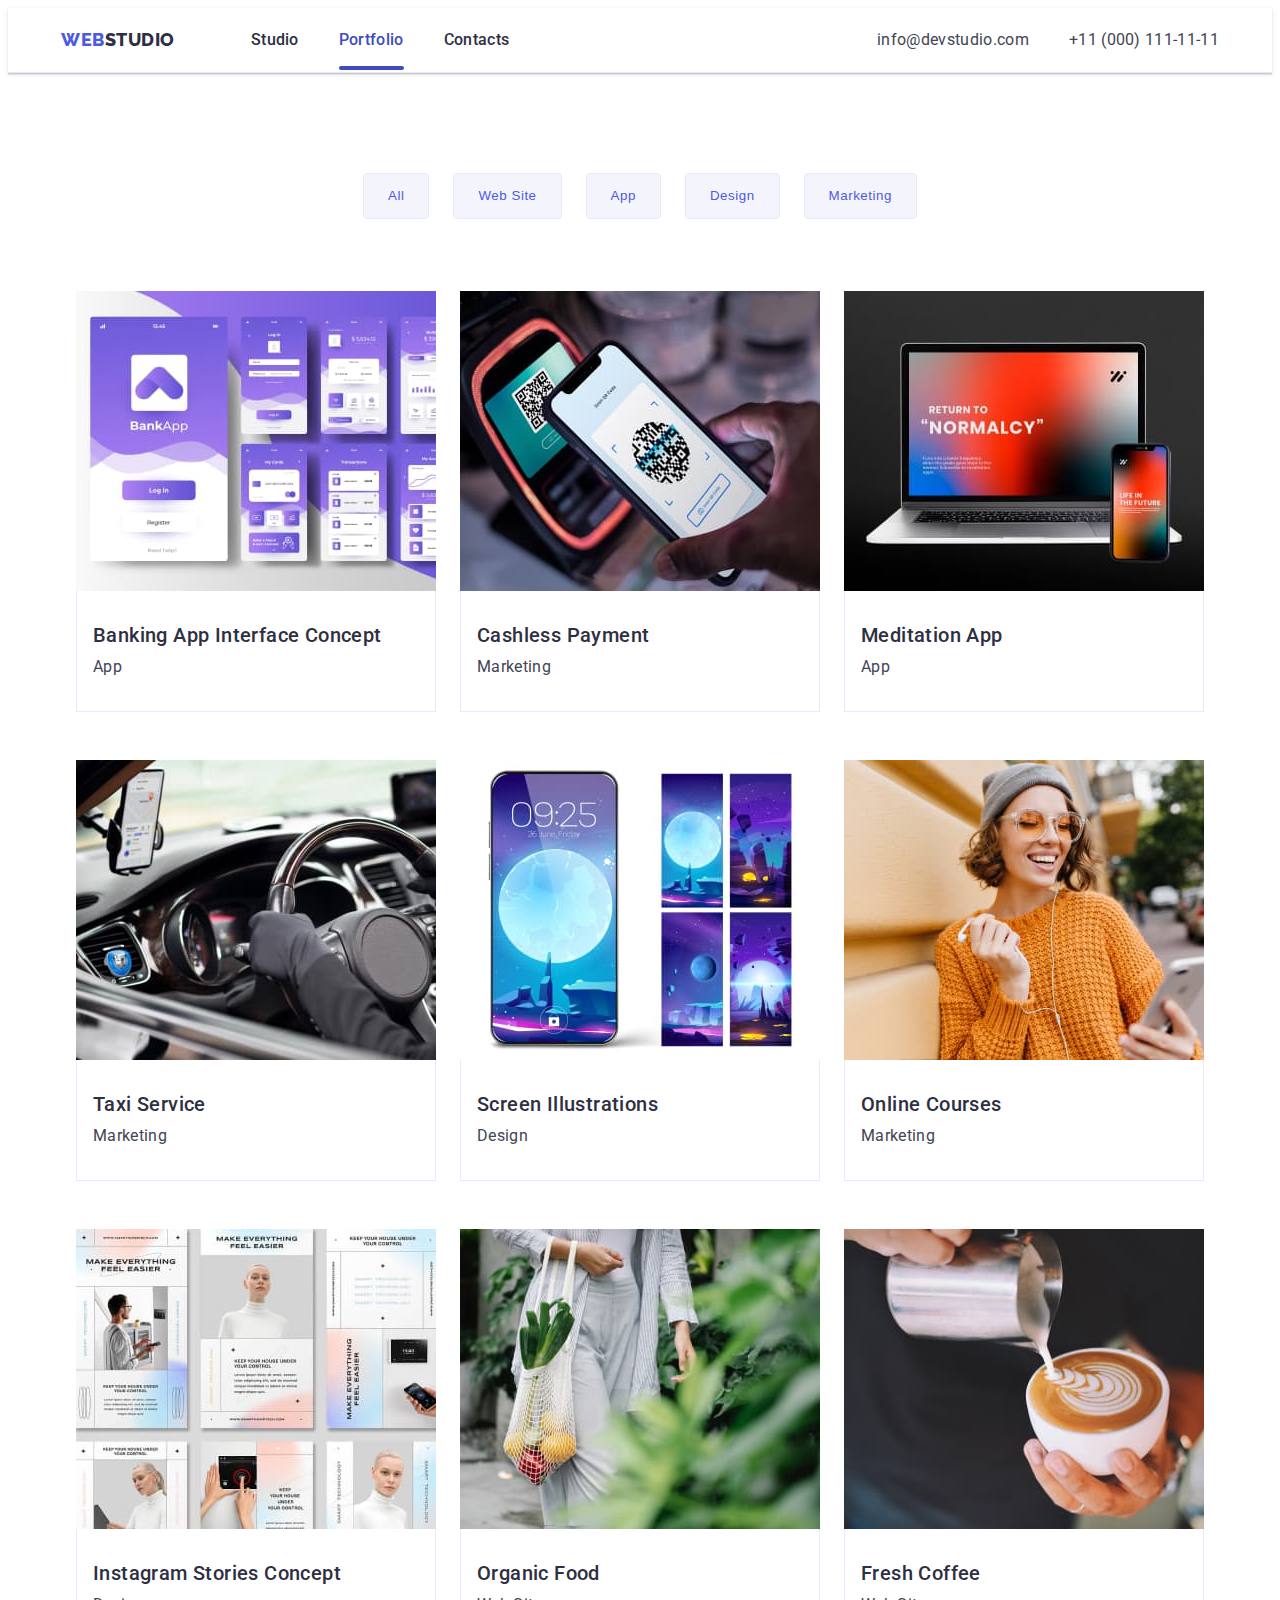
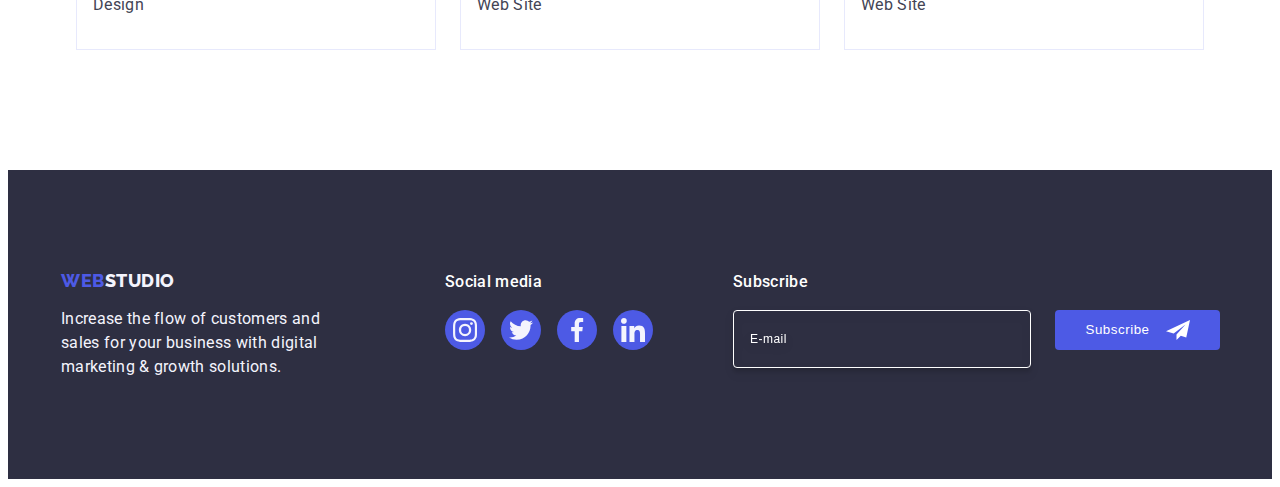
<file: portfolio.html>
<!DOCTYPE html>
<html lang="en">
  <head>
    <meta charset="UTF-8" />
    <meta name="viewport" content="width=device-width, initial-scale=1.0" />

    <!-- Google-fonts -->
    <link rel="preconnect" href="https://fonts.googleapis.com" />
    <link rel="preconnect" href="https://fonts.gstatic.com" crossorigin />
    <link
      href="https://fonts.googleapis.com/css2?family=Raleway:wght@800&family=Roboto:wght@400;500;700;900&display=swap"
      rel="stylesheet"
    />
    <!-- Нормалізатор -->
    <link
      rel="stylesheet"
      href="https://cdnjs.cloudflare.com/ajax/libs/modern-normalize/2.0.0/modern-normalize.min.css"
      integrity="sha512-4xo8blKMVCiXpTaLzQSLSw3KFOVPWhm/TRtuPVc4WG6kUgjH6J03IBuG7JZPkcWMxJ5huwaBpOpnwYElP/m6wg=="
      crossorigin="anonymous"
      referrerpolicy="no-referrer"
    />
    <link rel="stylesheet" href="./css/styles.css" />

    <title>Portfolio</title>
  </head>
  <body>
    <!-- Header -->
    <header class="header">
      <div class="container header-container">
        <a href="./index.html" class="logo link"
          >Web<span class="header-logo">Studio</span></a
        >
        <nav class="header-nav">
          <ul class="list header-menu">
            <li class="header-menu-item">
              <a href="./index.html" class="header-menu-item header-link link"
                >Studio</a
              >
            </li>
            <li class="header-menu-item">
              <a
                href="./portfolio.html"
                class="header-menu-item header-link link current"
                >Portfolio</a
              >
            </li>
            <li class="header-menu-item">
              <a href="" class="header-menu-item header-link link">Contacts</a>
            </li>
          </ul>
        </nav>
        <address class="header-address">
          <ul class="list header-contacts">
            <li class="header-contacts-item">
              <a href="mailto:info@devstudio.com" class="header-link link"
                >info@devstudio.com</a
              >
            </li>
            <li class="header-contacts-item">
              <a href="tel:+110001111111" class="header-link link"
                >+11 (000) 111-11-11</a
              >
            </li>
          </ul>
        </address>
        <button
          type="button"
          class="menu-open-btn menu-toggle js-open-menu"
          aria-expanded="false"
          aria-controls="mobile-menu"
        >
          <svg class="menu-icon" width="32" height="22">
            <use href="./images/icons.svg#icon-menu"></use>
          </svg>
        </button>
      </div>

      <!-- Mobile menu -->

      <div class="mob-menu-window js-menu-container" id="mobile-menu">
        <div>
          <button
            type="button"
            class="menu-close-btn menu-toggle js-close-menu"
          >
            <svg class="menu-close-icon" width="8" height="8">
              <use href="./images/icons.svg#icon-close"></use>
            </svg>
          </button>
          <nav class="mob-nav">
            <ul class="list mob-menu">
              <li class="mob-menu-item">
                <a href="./index.html" class="mob-menu-item mob-link link"
                  >Studio</a
                >
              </li>
              <li class="mob-menu-item">
                <a href="./portfolio.html" class="mob-menu-item mob-link link"
                  >Portfolio</a
                >
              </li>
              <li class="mob-menu-item">
                <a href="" class="mob-menu-item mob-link link current-mob"
                  >Contacts</a
                >
              </li>
            </ul>
          </nav>
        </div>
        <div>
          <address class="mob-address">
            <ul class="list mob-contacts">
              <li class="mob-contacts-item">
                <a href="tel:+110001111111" class="mob-link link mob-phone"
                  >+11 (000) 111-11-11</a
                >
              </li>
              <li class="mob-contacts-item">
                <a href="mailto:info@devstudio.com" class="mob-link link"
                  >info@devstudio.com</a
                >
              </li>
            </ul>
          </address>
          <ul class="mob-menu-socials-list list">
            <li class="mob-menu-socials-item">
              <a
                href=""
                class="link mob-menu-socials-link team-contacts-link"
                aria-label="instagram"
                target="_blank"
                rel="noopener noreferrer"
              >
                <svg class="mob-menu-socials-icon" width="24" height="24">
                  <use href="./images/icons.svg#icon-instagram"></use>
                </svg>
              </a>
            </li>
            <li class="mob-menu-socials-item">
              <a
                href=""
                class="link mob-menu-socials-link team-contacts-link"
                aria-label="twitter"
                target="_blank"
                rel="noopener noreferrer"
              >
                <svg class="mob-menu-socials-icon" width="24" height="24">
                  <use href="./images/icons.svg#icon-twitter"></use>
                </svg>
              </a>
            </li>
            <li class="mob-menu-socials-item">
              <a
                href=""
                class="link mob-menu-socials-link team-contacts-link"
                aria-label="facebook"
                target="_blank"
                rel="noopener noreferrer"
              >
                <svg class="mob-menu-socials-icon" width="24" height="24">
                  <use href="./images/icons.svg#icon-facebook"></use>
                </svg>
              </a>
            </li>
            <li class="mob-menu-socials-item">
              <a
                href=""
                class="link mob-menu-socials-link team-contacts-link"
                aria-label="linkedin"
                target="_blank"
                rel="noopener noreferrer"
              >
                <svg class="mob-menu-socials-icon" width="24" height="24">
                  <use href="./images/icons.svg#icon-linkedin"></use>
                </svg>
              </a>
            </li>
          </ul>
        </div>
      </div>
    </header>
    <!-- Main -->
    <main>
      <section class="section portfolio">
        <div class="container">
          <h1 class="portfolio-main-title visually-hidden">Our projects</h1>
          <!-- Filters -->
          <ul class="list portfolio-filter-list">
            <li class="filter-list-item">
              <button type="button" class="button portfolio-filter-btn">
                All
              </button>
            </li>
            <li class="filter-list-item">
              <button type="button" class="button portfolio-filter-btn">
                Web Site
              </button>
            </li>
            <li class="filter-list-item">
              <button type="button" class="button portfolio-filter-btn">
                App
              </button>
            </li>
            <li class="filter-list-item">
              <button type="button" class="button portfolio-filter-btn">
                Design
              </button>
            </li>
            <li class="filter-list-item">
              <button type="button" class="button portfolio-filter-btn">
                Marketing
              </button>
            </li>
          </ul>
          <!-- Projects -->
          <ul class="list portfolio-projects-list">
            <li class="projects-list-item card">
              <a href="" class="link portfolio-link">
                <div class="portfolio-overlay-box">
                  <picture>
                    <source
                      media="(max-width: 767px)"
                      srcset="
                        ./images/app1-mob.jpg    1x,
                        ./images/app1-mob-2x.jpg 2x
                      "
                    />
                    <source
                      media="(min-width: 768px) and (max-width: 1157px)"
                      srcset="
                        ./images/app1-tab.jpg    1x,
                        ./images/app1-tab-2x.jpg 2x
                      "
                    />
                    <source
                      media="(min-width: 1158px)"
                      srcset="./images/app1.jpg 1x, ./images/app1-2x.jpg 2x"
                    />
                    <img
                      class="portfolio-img"
                      src="./images/app1.jpg"
                      alt="banking app interface"
                      width="396"
                    />
                  </picture>
                  <p class="portfolio-overlay">
                    14 Stylish and User-Friendly App Design Concepts · Task
                    Manager App · Calorie Tracker App · Exotic Fruit Ecommerce
                    App · Cloud Storage App
                  </p>
                </div>
                <div class="card-content project-card-content">
                  <h2 class="portfolio-title subtitle card-title">
                    Banking App Interface Concept
                  </h2>
                  <p class="portfolio-text card-text">App</p>
                </div>
              </a>
            </li>
            <li class="projects-list-item card">
              <a href="" class="link portfolio-link">
                <div class="portfolio-overlay-box">
                  <picture>
                    <source
                      media="(max-width: 767px)"
                      srcset="
                        ./images/app2-mob.jpg    1x,
                        ./images/app2-mob-2x.jpg 2x
                      "
                    />
                    <source
                      media="(min-width: 768px) and (max-width: 1157px)"
                      srcset="
                        ./images/app2-tab.jpg    1x,
                        ./images/app2-tab-2x.jpg 2x
                      "
                    />
                    <source
                      media="(min-width: 1158px)"
                      srcset="./images/app2.jpg 1x, ./images/app2-2x.jpg 2x"
                    />
                    <img
                      class="portfolio-img"
                      src="./images/app2.jpg"
                      alt="someone pays cashless with phone"
                      width="396"
                    />
                  </picture>

                  <p class="portfolio-overlay">
                    14 Stylish and User-Friendly App Design Concepts · Task
                    Manager App · Calorie Tracker App · Exotic Fruit Ecommerce
                    App · Cloud Storage App
                  </p>
                </div>
                <div class="card-content project-card-content">
                  <h2 class="portfolio-title subtitle card-title">
                    Cashless Payment
                  </h2>
                  <p class="portfolio-text card-text">Marketing</p>
                </div>
              </a>
            </li>
            <li class="projects-list-item card">
              <a href="" class="link portfolio-link">
                <div class="portfolio-overlay-box">
                  <picture>
                    <source
                      media="(max-width: 767px)"
                      srcset="
                        ./images/app3-mob.jpg    1x,
                        ./images/app3-mob-2x.jpg 2x
                      "
                    />
                    <source
                      media="(min-width: 768px) and (max-width: 1157px)"
                      srcset="
                        ./images/app3-tab.jpg    1x,
                        ./images/app3-tab-2x.jpg 2x
                      "
                    />
                    <source
                      media="(min-width: 1158px)"
                      srcset="./images/app3.jpg 1x, ./images/app3-2x.jpg 2x"
                    />
                    <img
                      class="portfolio-img"
                      src="./images/app3.jpg"
                      alt="notebook and phone"
                      width="396"
                    />
                  </picture>
                  <p class="portfolio-overlay">
                    14 Stylish and User-Friendly App Design Concepts · Task
                    Manager App · Calorie Tracker App · Exotic Fruit Ecommerce
                    App · Cloud Storage App
                  </p>
                </div>
                <div class="card-content project-card-content">
                  <h2 class="portfolio-title subtitle card-title">
                    Meditation App
                  </h2>
                  <p class="portfolio-text card-text">App</p>
                </div>
              </a>
            </li>
            <li class="projects-list-item card">
              <a href="" class="link portfolio-link">
                <div class="portfolio-overlay-box">
                  <picture>
                    <source
                      media="(max-width: 767px)"
                      srcset="
                        ./images/app4-mob.jpg    1x,
                        ./images/app4-mob-2x.jpg 2x
                      "
                    />
                    <source
                      media="(min-width: 768px) and (max-width: 1157px)"
                      srcset="
                        ./images/app4-tab.jpg    1x,
                        ./images/app4-tab-2x.jpg 2x
                      "
                    />
                    <source
                      media="(min-width: 1158px)"
                      srcset="./images/app4.jpg 1x, ./images/app4-2x.jpg 2x"
                    />
                    <img
                      class="portfolio-img"
                      src="./images/app4.jpg"
                      alt="taxist holds steering wheel and watches app on phone"
                      width="396"
                    />
                  </picture>
                  <p class="portfolio-overlay">
                    14 Stylish and User-Friendly App Design Concepts · Task
                    Manager App · Calorie Tracker App · Exotic Fruit Ecommerce
                    App · Cloud Storage App
                  </p>
                </div>
                <div class="card-content project-card-content">
                  <h2 class="portfolio-title subtitle card-title">
                    Taxi Service
                  </h2>
                  <p class="portfolio-text card-text">Marketing</p>
                </div>
              </a>
            </li>
            <li class="projects-list-item card">
              <a href="" class="link portfolio-link">
                <div class="portfolio-overlay-box">
                  <picture>
                    <source
                      media="(max-width: 767px)"
                      srcset="
                        ./images/app5-mob.jpg    1x,
                        ./images/app5-mob-2x.jpg 2x
                      "
                    />
                    <source
                      media="(min-width: 768px) and (max-width: 1157px)"
                      srcset="
                        ./images/app5-tab.jpg    1x,
                        ./images/app5-tab-2x.jpg 2x
                      "
                    />
                    <source
                      media="(min-width: 1158px)"
                      srcset="./images/app5.jpg 1x, ./images/app5-2x.jpg 2x"
                    />
                    <img
                      class="portfolio-img"
                      src="./images/app5.jpg"
                      alt="different screen illustrations"
                      width="396"
                    />
                  </picture>
                  <p class="portfolio-overlay">
                    14 Stylish and User-Friendly App Design Concepts · Task
                    Manager App · Calorie Tracker App · Exotic Fruit Ecommerce
                    App · Cloud Storage App
                  </p>
                </div>
                <div class="card-content project-card-content">
                  <h2 class="portfolio-title subtitle card-title">
                    Screen Illustrations
                  </h2>
                  <p class="portfolio-text card-text">Design</p>
                </div>
              </a>
            </li>
            <li class="projects-list-item card">
              <a href="" class="link portfolio-link">
                <div class="portfolio-overlay-box">
                  <picture>
                    <source
                      media="(max-width: 767px)"
                      srcset="
                        ./images/app6-mob.jpg    1x,
                        ./images/app6-mob-2x.jpg 2x
                      "
                    />
                    <source
                      media="(min-width: 768px) and (max-width: 1157px)"
                      srcset="
                        ./images/app6-tab.jpg    1x,
                        ./images/app6-tab-2x.jpg 2x
                      "
                    />
                    <source
                      media="(min-width: 1158px)"
                      srcset="./images/app6.jpg 1x, ./images/app6-2x.jpg 2x"
                    />
                    <img
                      class="portfolio-img"
                      src="./images/app6.jpg"
                      alt="girl is watching on the phone"
                      width="396"
                    />
                  </picture>
                  <p class="portfolio-overlay">
                    14 Stylish and User-Friendly App Design Concepts · Task
                    Manager App · Calorie Tracker App · Exotic Fruit Ecommerce
                    App · Cloud Storage App
                  </p>
                </div>
                <div class="card-content project-card-content">
                  <h2 class="portfolio-title subtitle card-title">
                    Online Courses
                  </h2>
                  <p class="portfolio-text card-text">Marketing</p>
                </div>
              </a>
            </li>
            <li class="projects-list-item card">
              <a href="" class="link portfolio-link">
                <div class="portfolio-overlay-box">
                  <picture>
                    <source
                      media="(max-width: 767px)"
                      srcset="
                        ./images/app7-mob.jpg    1x,
                        ./images/app7-mob-2x.jpg 2x
                      "
                    />
                    <source
                      media="(min-width: 768px) and (max-width: 1157px)"
                      srcset="
                        ./images/app7-tab.jpg    1x,
                        ./images/app7-tab-2x.jpg 2x
                      "
                    />
                    <source
                      media="(min-width: 1158px)"
                      srcset="./images/app7.jpg 1x, ./images/app7-2x.jpg 2x"
                    />
                    <img
                      class="portfolio-img"
                      src="./images/app7.jpg"
                      alt="differect pictures of instagram stories"
                      width="396"
                    />
                  </picture>
                  <p class="portfolio-overlay">
                    14 Stylish and User-Friendly App Design Concepts · Task
                    Manager App · Calorie Tracker App · Exotic Fruit Ecommerce
                    App · Cloud Storage App
                  </p>
                </div>
                <div class="card-content project-card-content">
                  <h2 class="portfolio-title subtitle card-title">
                    Instagram Stories Concept
                  </h2>
                  <p class="portfolio-text card-text">Design</p>
                </div></a
              >
            </li>
            <li class="projects-list-item card">
              <a href="" class="link portfolio-link">
                <div class="portfolio-overlay-box">
                  <picture>
                    <source
                      media="(max-width: 767px)"
                      srcset="
                        ./images/app8-mob.jpg    1x,
                        ./images/app8-mob-2x.jpg 2x
                      "
                    />
                    <source
                      media="(min-width: 768px) and (max-width: 1157px)"
                      srcset="
                        ./images/app8-tab.jpg    1x,
                        ./images/app8-tab-2x.jpg 2x
                      "
                    />
                    <source
                      media="(min-width: 1158px)"
                      srcset="./images/app8.jpg 1x, ./images/app8-2x.jpg 2x"
                    />
                    <img
                      class="portfolio-img"
                      src="./images/app8.jpg"
                      alt="woman holds bag with vegitables"
                      width="396"
                    />
                  </picture>
                  <p class="portfolio-overlay">
                    14 Stylish and User-Friendly App Design Concepts · Task
                    Manager App · Calorie Tracker App · Exotic Fruit Ecommerce
                    App · Cloud Storage App
                  </p>
                </div>
                <div class="card-content project-card-content">
                  <h2 class="portfolio-title subtitle card-title">
                    Organic Food
                  </h2>
                  <p class="portfolio-text card-text">Web Site</p>
                </div>
              </a>
            </li>
            <li class="projects-list-item card">
              <a href="" class="link portfolio-link">
                <div class="portfolio-overlay-box">
                  <picture>
                    <source
                      media="(max-width: 767px)"
                      srcset="
                        ./images/app9-mob.jpg    1x,
                        ./images/app9-mob-2x.jpg 2x
                      "
                    />
                    <source
                      media="(min-width: 768px) and (max-width: 1157px)"
                      srcset="
                        ./images/app9-tab.jpg    1x,
                        ./images/app9-tab-2x.jpg 2x
                      "
                    />
                    <source
                      media="(min-width: 1158px)"
                      srcset="./images/app9.jpg 1x, ./images/app9-2x.jpg 2x"
                    />
                    <img
                      class="portfolio-img"
                      src="./images/app9.jpg"
                      alt="pouring milk into cup of coffee"
                      width="396"
                    />
                  </picture>
                  <p class="portfolio-overlay">
                    14 Stylish and User-Friendly App Design Concepts · Task
                    Manager App · Calorie Tracker App · Exotic Fruit Ecommerce
                    App · Cloud Storage App
                  </p>
                </div>
                <div class="card-content project-card-content">
                  <h2 class="portfolio-title subtitle card-title">
                    Fresh Coffee
                  </h2>
                  <p class="portfolio-text card-text">Web Site</p>
                </div>
              </a>
            </li>
          </ul>
        </div>
      </section>
    </main>
    <!-- Footer -->
    <footer class="footer">
      <div class="container">
        <div class="footer-logo-section">
          <a href="./index.html" class="logo link footer-link"
            >Web<span class="footer-logo">Studio</span></a
          >
          <p class="footer-text">
            Increase the flow of customers and sales for your business with
            digital marketing & growth solutions.
          </p>
        </div>
        <div class="footer-socials-section">
          <p class="footer-socials-title">Social media</p>
          <ul class="footer-socials-list list">
            <li class="footer-socials-item">
              <a
                href=""
                class="link footer-socials-link team-contacts-link"
                aria-label="instagram"
                target="_blank"
                rel="noopener noreferrer"
              >
                <svg class="footer-socials-icon" width="24" height="24">
                  <use href="./images/icons.svg#icon-instagram"></use>
                </svg>
              </a>
            </li>
            <li class="footer-socials-item">
              <a
                href=""
                class="link footer-socials-link team-contacts-link"
                aria-label="twitter"
                target="_blank"
                rel="noopener noreferrer"
              >
                <svg class="footer-socials-icon" width="24" height="24">
                  <use href="./images/icons.svg#icon-twitter"></use>
                </svg>
              </a>
            </li>
            <li class="footer-socials-item">
              <a
                href=""
                class="link footer-socials-link team-contacts-link"
                aria-label="facebook"
                target="_blank"
                rel="noopener noreferrer"
              >
                <svg class="footer-socials-icon" width="24" height="24">
                  <use href="./images/icons.svg#icon-facebook"></use>
                </svg>
              </a>
            </li>
            <li class="footer-socials-item">
              <a
                href=""
                class="link footer-socials-link team-contacts-link"
                aria-label="linkedin"
                target="_blank"
                rel="noopener noreferrer"
              >
                <svg class="footer-socials-icon" width="24" height="24">
                  <use href="./images/icons.svg#icon-linkedin"></use>
                </svg>
              </a>
            </li>
          </ul>
        </div>
        <div class="footer-input-section">
          <p class="footer-socials-title">Subscribe</p>
          <form class="footer-subscribe-form">
            <label aria-label="user-email-input" class="footer-form-label">
              <input
                type="email"
                name="user-email"
                class="footer-input"
                placeholder="E-mail"
              />
            </label>
            <button type="submit" class="button footer-subscribe-btn">
              Subscribe
              <svg class="footer-btn-icon" width="24" height="24">
                <use href="./images/icons.svg#icon-telegram"></use>
              </svg>
            </button>
          </form>
        </div>
      </div>
    </footer>
  </body>
</html>
</file>
<file: css/styles.css>
:root {
  --primary-brand-color: #4d5ae5;
  --ocean-color: #404bbf;

  --primary-text-color: #434455;
  --navyblue-color: #2e2f42;
  --lightslate-color: #8e8f99;

  --white: #ffffff;
  --success-color: #31d0aa;
  --cornflower-color: #e7e9fc;
  --cloud-color: #f4f4fd;

  --modal-overlay-color: rgba(46, 47, 66, 0.4);
  --hero-bg-color: rgba(46, 47, 66, 0.7);
  --modal-bg-color: #fcfcfc;
}
body {
  font-family: 'Roboto', sans-serif;
  color: var(--primary-text-color);
  font-size: 16px;
  background-color: var(--white);
  line-height: 1.5;
  letter-spacing: 0.02em;
}
h1,
h2,
h3,
h4,
h5,
h6 {
  color: var(--navyblue-color);
  letter-spacing: 0.02em;
}
h1,
h2,
h3,
h4,
h5,
h6,
p {
  margin-top: 0;
  margin-bottom: 0;
}
img {
  display: block;
  max-width: 100%;
  height: auto;
}
ul {
  margin-top: 0;
  margin-bottom: 0;
  padding-left: 0;
}
.container {
  max-width: 428px;
  padding-left: 16px;
  padding-right: 16px;
  margin-left: auto;
  margin-right: auto;
}

.secondary-title {
  text-align: center;
  font-size: 36px;
  line-height: 1.11;
  text-transform: capitalize;
  letter-spacing: 0.02em;
  margin-bottom: 72px;
}
.subtitle {
  font-size: 20px;
  line-height: 1.2;
  font-weight: 500;
  letter-spacing: 0.02em;
  margin-bottom: 8px;
  text-align: center;
}
.list {
  list-style: none;
}

.link {
  text-decoration: none;
  color: inherit;
  letter-spacing: 0.02em;
  transition: color 250ms cubic-bezier(0.4, 0, 0.2, 1);
}
/* Header */

.header {
  border-bottom: 1px solid var(--cornflower-color);
  background-color: var(--white);
  justify-content: space-between;
  align-items: center;
  box-shadow: 0px 2px 1px rgba(46, 47, 66, 0.08),
    0px 1px 1px rgba(46, 47, 66, 0.16), 0px 1px 6px rgba(46, 47, 66, 0.08);
}
.header-container {
  display: flex;
  align-items: center;
  justify-content: space-between;
  margin-left: auto;
  margin-right: auto;
  padding: 26px 16px 24px 16px;
}
.logo {
  font-size: 18px;
  font-family: 'Raleway', sans-serif;
  font-weight: 800;
  line-height: 1.17;
  letter-spacing: 0.03em;
  text-transform: uppercase;
  color: var(--primary-brand-color);
  margin-right: 76px;
}
.header-logo {
  color: var(--navyblue-color);
}
.menu-open-btn {
  border: none;
  background-color: transparent;
  color: var(--navyblue-color);
  cursor: pointer;
  transition: color 250ms cubic-bezier(0.4, 0, 0.2, 1);
}
@media screen and (min-width: 768px) {
  .menu-open-btn {
    display: none;
  }
}
.menu-icon {
  fill: var(--navyblue-color);
  stroke: var(--navyblue-color);
}
.menu-open-btn:hover .menu-icon,
.menu-open-btn:focus .menu-icon,
.menu-open-btn:active .menu-icon {
  fill: var(--ocean-color);
  stroke: var(--ocean-color);
}
.header-nav {
  display: flex;
  align-items: center;
  flex-grow: 1;
}

.header-menu,
.mob-menu {
  display: flex;
  gap: 40px;
}
.current {
  position: relative;
}
.header-link.current,
.mob-link.current-mob {
  color: var(--ocean-color);
}
.current::after {
  content: '';
  position: absolute;
  bottom: -1px;
  left: 0;
  width: 100%;
  height: 4px;
  border-radius: 2px;
  background: var(--ocean-color);
}
.header-contacts {
  display: flex;
  font-style: normal;
  gap: 40px;
}

.header-menu-item {
  color: var(--navyblue-color);
  font-weight: 500;
  padding: 20px 0;
}
.header-link:hover,
.header-link:focus,
.header-link:active,
.mob-link:hover,
.mob-link:focus,
.mob-link:active,
.team-contact-link:hover,
.team-contact-link:focus,
.team-contact-link:active {
  color: var(--ocean-color);
}

/*-------------- Mobile menu---------------------------- */

.mob-menu-window {
  position: fixed;
  top: 0;
  left: 0;
  width: 100vw;
  height: 100vh;
  z-index: 999;
  padding: 80px 35px 40px 40px;
  background-color: var(--white);
  box-shadow: 0px 1px 6px 0px rgba(46, 47, 66, 0.08),
    0px 1px 1px 0px rgba(46, 47, 66, 0.16),
    0px 2px 1px 0px rgba(46, 47, 66, 0.08);
  display: flex;
  flex-direction: column;
  justify-content: space-between;

  transform: translateX(100%);
  transition: transform 250ms cubic-bezier(0.4, 0, 0.2, 1);
}
.mob-menu-window.is-open {
  transform: translateX(0);
}
.mob-menu {
  flex-direction: column;
}
.mob-menu-item {
  color: var(--navyblue-color);
  padding: 0;
  font-size: 36px;
  font-weight: 700;
  line-height: 1.11;
}
.mob-phone {
  font-size: 36px;
  font-weight: 700;
  color: var(--primary-brand-color);
}
.mob-contacts-item {
  color: var(--primary-text-color);
  font-size: 20px;
  font-weight: 500;
  line-height: 1.2;
  letter-spacing: 0.02em;
}
.mob-contacts {
  display: flex;
  flex-direction: column;
  font-style: normal;
  gap: 40px;
  margin-bottom: 48px;
}
.mob-menu-socials-list {
  display: flex;
  justify-content: space-between;
}
@media screen and (min-width: 428px) {
  .mob-menu-socials-list {
    justify-content: flex-start;
    gap: 56px;
  }
}

/* -------------------Hero---------------------------------- */

.hero {
  background-image: linear-gradient(
      rgba(46, 47, 66, 0.7),
      rgba(46, 47, 66, 0.7)
    ),
    url(../images/hero-bg-mob.jpg);
  background-repeat: no-repeat;
  background-position: center;
  background-size: cover;
  padding-top: 112px;
  padding-bottom: 112px;
  max-width: 1440px;
  margin: 0 auto;
}
@media (min-device-pixel-ratio: 2),
  (min-resolution: 192dpi),
  (min-resolution: 2dppx) {
  .hero {
    background-image: linear-gradient(
        rgba(46, 47, 66, 0.7),
        rgba(46, 47, 66, 0.7)
      ),
      url(../images/hero-bg-mob-2x.jpg);
  }
}
.hero-title {
  color: var(--white);
  text-align: center;
  font-size: 36px;
  line-height: 1.11;
  letter-spacing: 0.02em;
  max-width: 320px;
  display: block;
  margin: 0 auto;
  margin-bottom: 72px;
}
.button {
  background-color: var(--primary-brand-color);
  color: var(--white);
  text-align: center;
  font-weight: 500;
  letter-spacing: 0.04em;
  line-height: 1.5;
  cursor: pointer;
  padding: 16px 32px;
  border-radius: 4px;
  display: block;
  margin: 0 auto;
  transition: background-color 250ms cubic-bezier(0.4, 0, 0.2, 1),
    color 250ms cubic-bezier(0.4, 0, 0.2, 1),
    box-shadow 250ms cubic-bezier(0.4, 0, 0.2, 1);
}
.hero-btn {
  min-width: 169px;
  height: 56px;
  border: none;
  transition: background-color 250ms cubic-bezier(0.4, 0, 0.2, 1);
}
.button:hover,
.button:focus,
.button:active {
  background-color: var(--ocean-color);
  box-shadow: 0px 2px 1px 0px rgba(46, 47, 66, 0.08),
    0px 1px 1px 0px rgba(46, 47, 66, 0.16),
    0px 1px 6px 0px rgba(46, 47, 66, 0.08);
}

/* ------------------Features section---------------------------*/

.visually-hidden {
  position: absolute;
  width: 1px;
  height: 1px;
  margin: -1px;
  border: 0;
  padding: 0;
  white-space: nowrap;
  clip-path: inset(100%);
  clip: rect(0 0 0 0);
  overflow: hidden;
}
.features {
  padding-top: 96px;
  padding-bottom: 96px;
  font-weight: 500;
}
.features-list {
  display: flex;
  flex-wrap: wrap;
  gap: 72px;
}
.features-list-item {
  width: 100%;
}
.features-icon-block {
  display: none;
  background-color: var(--cloud-color);
  border-radius: 4px;
  justify-content: center;
  align-items: center;
  padding-top: 24px;
  padding-bottom: 24px;
  margin-bottom: 8px;
}
.features-title {
  font-size: 36px;
  line-height: 1.11;
  font-weight: 700;
}
/*----------------- Work section---------------------------*/

.work {
  display: none;
  padding-bottom: 120px;
}
.work-list {
  display: flex;
  gap: 24px;
}
.work-list-item {
  border: 1px solid var(--cornflower-color);
  width: calc((100% - 48px) / 3);
}

/* -------------------Team section----------------------- */

.team {
  background-color: var(--cloud-color);
  padding: 96px 0;
}
.team-list {
  display: flex;
  flex-wrap: wrap;
  gap: 72px;
  align-items: center;
  justify-content: center;
}
.card {
  background-color: var(--white);
  text-align: center;
  border-radius: 0px 0px 4px 4px;
  max-width: 264px;
}
.card-content {
  padding: 32px 16px;
}
.card.team-list-item {
  box-shadow: 0px 2px 1px 0px rgba(46, 47, 66, 0.08),
    0px 1px 1px 0px rgba(46, 47, 66, 0.16),
    0px 1px 6px 0px rgba(46, 47, 66, 0.08);
}
.team-contacts {
  display: flex;
  justify-content: center;
  gap: 24px;
  margin-top: 8px;
}
.team-contacts-item {
  width: 40px;
  height: 40px;
}
.team-contacts-link {
  width: 100%;
  height: 100%;
  background-color: var(--primary-brand-color);
  display: flex;
  justify-content: center;
  align-items: center;
  border-radius: 50%;
  transition: background-color 250ms cubic-bezier(0.4, 0, 0.2, 1);
  color: var(--cloud-color);
}
.team-contacts-icon {
  fill: currentColor;
  width: 16px;
  height: 16px;
}
.team-contacts-link:is(:hover, :focus) {
  background-color: var(--ocean-color);
}

/*---------------------- Customers  section-------------------------------*/

.customers {
  padding-top: 96px;
  padding-bottom: 96px;
}
.customers-list {
  display: flex;
  flex-wrap: wrap;
  column-gap: 16px;
  row-gap: 72px;
}
.customers-list-item {
  width: calc((100% - 16px) / 2);
  height: 88px;
}
.customers-block-link {
  width: 100%;
  height: 100%;
  border-radius: 4px;
  border: 1px solid var(--lightslate-color);
  display: flex;
  justify-content: center;
  align-items: center;
  transition: border-color 250ms cubic-bezier(0.4, 0, 0.2, 1),
    color 250ms cubic-bezier(0.4, 0, 0.2, 1);
  color: var(--lightslate-color);
}
.customers-icon {
  fill: currentColor;
  transition: fill 250ms cubic-bezier(0.4, 0, 0.2, 1);
}
.customers-block-link:is(:hover, :focus) {
  border-color: var(--ocean-color);
  color: var(--ocean-color);
}
.customers-block-link:is(:hover, :focus) .customers-icon {
  color: var(--ocean-color);
}

/*--------------------------- Footer-------------------------------- */

.footer {
  background-color: var(--navyblue-color);
  padding: 96px 0;
}
.footer .container {
  display: flex;
  flex-wrap: wrap;
  gap: 72px;
  justify-content: center;
}
.footer-logo {
  color: var(--cloud-color);
}
.footer-link {
  display: block;
  text-align: center;
  margin: 0 auto;
  margin-bottom: 18px;
}
.footer-text {
  color: var(--cloud-color);
  max-width: 268px;
}
.footer-socials-title {
  text-align: center;
  margin-bottom: 16px;
  color: var(--white);
  font-weight: 500;
  line-height: 1.5;
  letter-spacing: 0.02em;
}
.footer-socials-list {
  display: flex;
  gap: 16px;
}
.footer-socials-item,
.mob-menu-socials-item {
  width: 40px;
  height: 40px;
}
.footer-socials-icon,
.mob-menu-socials-icon {
  fill: currentColor;
}
.footer-socials-link:is(:hover, :focus),
.mob-menu-socials-link:is(:hover, :focus) {
  background-color: var(--success-color);
}
.footer-input-section {
  display: flex;
  flex-direction: column;
  width: 100%;
}
.footer-subscribe-form {
  display: flex;
  flex-direction: column;
  justify-content: center;
}
.footer-input {
  width: 100%;
  height: 40px;
  border-radius: 4px;
  border: 1px solid var(--white);
  box-shadow: 0px 4px 4px 0px rgba(0, 0, 0, 0.15);
  padding: 8px 16px;
  background-color: transparent;
  color: var(--white);
  font-size: 12px;
  line-height: 1.5;
  letter-spacing: 0.04em;
  filter: drop-shadow(0px 4px 4px rgba(0, 0, 0, 0.15));
}
.footer-input::placeholder {
  color: var(--white);
  font-size: 12px;
  line-height: 2;
  letter-spacing: 0.04em;
}
.footer-subscribe-btn {
  display: inline-flex;
  padding: 8px 24px;
  justify-content: center;
  align-items: center;
  height: 40px;
  min-width: 165px;
  border: none;
  color: var(--white);
}
.footer-btn-icon {
  fill: currentColor;
  margin-left: 16px;
}

/* --------------------Portfolio page---------------------------- */

.portfolio {
  padding-top: 48px;
  padding-bottom: 48px;
}
.portfolio-filter-list {
  display: flex;
  flex-wrap: wrap;
  column-gap: 24px;
  row-gap: 16px;
  justify-content: flex-start;
  margin-bottom: 48px;
  max-width: 268px;
}
.portfolio-filter-btn {
  padding: 8px 16px;
  border-radius: 4px;
  border: 1px solid var(--cornflower-color);
  background-color: var(--cloud-color);
  color: var(--primary-brand-color);
  transition: color 250ms cubic-bezier(0.4, 0, 0.2, 1),
    background-color 250ms cubic-bezier(0.4, 0, 0.2, 1),
    border-color 250ms cubic-bezier(0.4, 0, 0.2, 1),
    box-shadow 250ms cubic-bezier(0.4, 0, 0.2, 1);
}
.portfolio-filter-btn:hover,
.portfolio-filter-btn:focus,
.portfolio-filter-btn:active {
  color: var(--white);
  border: 1px solid transparent;
  box-shadow: 0px 3px 1px rgba(0, 0, 0, 0.1), 0px 2px 1px rgba(0, 0, 0, 0.08),
    0px 2px 2px rgba(0, 0, 0, 0.12);
}

.portfolio-projects-list {
  display: flex;
  flex-wrap: wrap;
  gap: 48px;
  margin: 0 auto;
}

.projects-list-item {
  max-width: 396px;
  text-align: left;
}
.portfolio-link {
  display: block;
  transition: box-shadow 250ms cubic-bezier(0.4, 0, 0.2, 1);
}
.portfolio-link:hover {
  box-shadow: 0px 1px 6px rgba(46, 47, 66, 0.08),
    0px 1px 1px rgba(46, 47, 66, 0.16), 0px 2px 1px rgba(46, 47, 66, 0.08);
}
.portfolio-title {
  text-align: left;
}
.portfolio-overlay-box {
  position: relative;
  overflow: hidden;
}
.portfolio-overlay {
  background: var(--primary-brand-color);
  color: var(--cloud-color);
  padding: 40px 32px;
  position: absolute;
  top: 0px;
  left: 0px;
  width: 100%;
  height: 100%;
  transform: translateY(100%);
  transition: transform 250ms cubic-bezier(0.4, 0, 0.2, 1);
}
.portfolio-link:hover .portfolio-overlay,
.portfolio-link:focus .portfolio-overlay {
  transform: translateY(0);
}

.project-card-content {
  border: 1px solid var(--cornflower-color);
  border-top: none;
}

/*---------------- modal--------------- */

.backdrop {
  width: 100%;
  height: 100%;
  position: fixed;
  background-color: var(--modal-overlay-color);
  top: 0;
  transition: opacity 250ms cubic-bezier(0.4, 0, 0.2, 1),
    visibility 250ms cubic-bezier(0.4, 0, 0.2, 1);
}
.modal {
  width: 408px;
  min-height: 584px;
  border-radius: 4px;
  background-color: var(--modal-bg-color);
  box-shadow: 0px 2px 1px 0px rgba(0, 0, 0, 0.2),
    0px 1px 3px 0px rgba(0, 0, 0, 0.12), 0px 1px 1px 0px rgba(0, 0, 0, 0.14);
  position: absolute;
  top: 50%;
  left: 50%;
  transform: translate(-50%, -50%) scale(1);
  transition: transform 250ms cubic-bezier(0.4, 0, 0.2, 1);
  padding: 72px 24px 24px 24px;
}
.backdrop.is-hidden .modal {
  transform: translate(-50%, -50%) scale(0);
}
.modal-close-btn,
.menu-close-btn {
  padding: 0;
  width: 24px;
  height: 24px;
  border: 1px solid rgba(0, 0, 0, 0.1);
  background-color: var(--cornflower-color);
  border-radius: 50%;
  color: var(--navyblue-color);
  cursor: pointer;
  display: flex;
  justify-content: center;
  align-items: center;
  position: absolute;
  top: 24px;
  right: 24px;
  transition: background-color 250ms cubic-bezier(0.4, 0, 0.2, 1),
    border 250ms cubic-bezier(0.4, 0, 0.2, 1);
}
.menu-close-btn {
  border-color: var(--cornflower-color);
  background-color: transparent;
}
.modal-close-btn:hover,
.modal-close-btn:focus,
.menu-close-btn:hover,
.menu-close-btn:focus {
  background-color: var(--ocean-color);
  border: none;
}
.modal-close-icon,
.menu-close-icon {
  fill: currentColor;
  transition: fill 250ms cubic-bezier(0.4, 0, 0.2, 1);
}
.modal-close-btn:is(:hover, :focus) .modal-close-icon,
.menu-close-btn:is(:hover, :focus) .menu-close-icon {
  fill: var(--white);
}
.is-hidden {
  opacity: 0;
  visibility: hidden;
  pointer-events: none;
}

.modal-field {
  margin-bottom: 8px;
}
.modal-title {
  color: var(--navyblue-color);
  text-align: center;
  font-weight: 500;
  margin-bottom: 16px;
}
.modal-input {
  width: 100%;
  height: 40px;
  border-radius: 4px;
  border: 1px solid var(--modal-overlay-color);
  padding: 8px 16px 8px 38px;
  background-color: transparent;
  outline: transparent;
  transition: border-color 250ms cubic-bezier(0.4, 0, 0.2, 1);
}
.modal-input:focus {
  border-color: var(--primary-brand-color);
}

.modal-input:focus + .modal-input-icon {
  fill: var(--primary-brand-color);
}

.input-wrapper {
  position: relative;
}

.modal-input-label {
  display: block;
  color: var(--lightslate-color);
  font-size: 12px;
  line-height: 1.17;
  letter-spacing: 0.04em;
  margin-bottom: 4px;
}
.modal-input-icon {
  fill: var(--navyblue-color);
  position: absolute;
  left: 16px;
  top: 50%;
  transform: translateY(-50%);
  transition: fill 250ms cubic-bezier(0.4, 0, 0.2, 1);
}
.textarea-field {
  margin-bottom: 16px;
}

.modal-textarea {
  height: 120px;
  padding: 8px 16px;
  resize: none;
  font-size: 12px;
  line-height: 1.17;
  letter-spacing: 0.04em;
  color: var(--modal-overlay-color);
}
.modal-textarea::placeholder {
  color: var(--modal-overlay-color);
  font-size: 12px;
  line-height: 1.17;
  letter-spacing: 0.04em;
}
.checkbox-field {
  margin-bottom: 24px;
}
.checkbox-text {
  align-items: center;
}
.checkbox-text span {
  display: inline-flex;
  align-items: center;
  justify-content: center;
  width: 16px;
  height: 16px;
  border-radius: 2px;
  border: 1px solid var(--modal-overlay-color);
  margin-right: 8px;
  transition: background-color 250ms cubic-bezier(0.4, 0, 0.2, 1),
    border 250ms cubic-bezier(0.4, 0, 0.2, 1),
    fill 250ms cubic-bezier(0.4, 0, 0.2, 1);
  fill: transparent;
}
.modal-privacy-link {
  display: inline-block;
  margin-left: 3px;
  text-decoration: underline;
  color: var(--primary-brand-color);
}
.modal-input-checkbox:checked + .checkbox-text span {
  background-color: var(--ocean-color);
  border: none;
  fill: var(--cloud-color);
}
.modal-input-checkbox:focus + .checkbox-text span {
  border-color: var(--primary-brand-color);
}
.modal-form-btn {
  border: none;
  min-width: 169px;
  height: 56px;
  box-shadow: 0px 4px 4px 0px rgba(0, 0, 0, 0.15);
  transition: background-color 250ms cubic-bezier(0.4, 0, 0.2, 1);
}

@media screen and (max-width: 427px) {
  .modal {
    width: 90%;
    margin-top: 5px;
  }
  .modal-textarea {
    height: 40px;
  }
}

@media screen and (max-height: 584px) {
  .modal {
    top: 20px;
    transform: translate(-50%) scale(1);
  }
  .backdrop {
    overflow: scroll;
  }
}

@media screen and (max-width: 767px) {
  .header-contacts,
  .header-nav {
    display: none;
  }
  .footer-input {
    margin-bottom: 16px;
  }
}

@media screen and (min-width: 428px) and (max-width: 767px) {
  .hero {
    background-image: linear-gradient(
        rgba(46, 47, 66, 0.7),
        rgba(46, 47, 66, 0.7)
      ),
      url(../images/hero-bg-tab.jpg);
  }
  @media (min-device-pixel-ratio: 2),
    (min-resolution: 192dpi),
    (min-resolution: 2dppx) {
    .hero {
      background-image: linear-gradient(
          rgba(46, 47, 66, 0.7),
          rgba(46, 47, 66, 0.7)
        ),
        url(../images/hero-bg-tab-2x.jpg);
    }
  }
}

@media screen and (min-width: 768px) {
  .container {
    max-width: 768px;
  }
  .header-container {
    padding: 0 16px;
  }
  .hero {
    background-image: linear-gradient(
        rgba(46, 47, 66, 0.7),
        rgba(46, 47, 66, 0.7)
      ),
      url(../images/hero-bg.jpg);
  }
  @media (min-device-pixel-ratio: 2),
    (min-resolution: 192dpi),
    (min-resolution: 2dppx) {
    .hero {
      background-image: linear-gradient(
          rgba(46, 47, 66, 0.7),
          rgba(46, 47, 66, 0.7)
        ),
        url(../images/hero-bg-2x.jpg);
    }
  }
  .hero-title {
    font-size: 56px;
    line-height: 1.07;
    max-width: 496px;
    margin-bottom: 36px;
  }
  .features-list {
    column-gap: 24px;
    row-gap: 72px;
  }
  .features-list-item {
    width: calc((100% - 24px) / 2);
  }
  .features-title {
    text-align: left;
  }
  .team-list {
    column-gap: 24px;
    row-gap: 64px;
    justify-content: center;
  }
  .card {
    width: calc(100% - 24px) / 2;
  }

  .customers-list {
    column-gap: 24px;
    row-gap: 72px;
    max-width: 552px;
    margin: 0 auto;
  }
  .customers-list-item {
    width: calc((100% - 48px) / 3);
    height: 88px;
  }
  .customers-icon {
    width: 104px;
  }
  .footer .container {
    align-items: baseline;
    justify-content: left;
    column-gap: 24px;
    row-gap: 72px;
    max-width: 584px;
    margin: 0 auto;
  }

  .footer-link {
    display: inline-block;
  }
  .footer-socials-title {
    text-align: left;
  }
  .footer-subscribe-form {
    flex-direction: row;
    gap: 24px;
    justify-content: start;
  }
  .footer-subscribe-btn {
    margin-left: 0;
  }
  .footer-text {
    width: 264px;
  }
  .footer-input {
    width: 264px;
  }
  .portfolio {
    padding-top: 64px;
    padding-bottom: 96px;
  }
  .portfolio-filter-list {
    display: flex;
    flex-wrap: nowrap;
    gap: 24px;

    justify-content: center;
    margin: 0 auto;
    margin-bottom: 64px;
    max-width: 596px;
  }
  .portfolio-filter-btn {
    padding: 12px 24px;
  }
  .portfolio-projects-list {
    display: flex;
    flex-wrap: wrap;
    margin: 0 auto;
    row-gap: 72px;
    column-gap: 24px;
  }

  .projects-list-item {
    width: calc((100% - 24px) / 2);
    text-align: left;
  }
}

@media screen and (min-width: 768px) and (max-width: 1157px) {
  .header-contacts {
    flex-direction: column;
    row-gap: 12px;
    justify-content: center;
    align-items: center;
    font-size: 12px;
    line-height: 1.17;
    letter-spacing: 0.04em;
    margin-right: 0;
  }
  .header-contacts-item {
    margin-top: 0;
    margin-bottom: 0;
  }
}

@media screen and (min-width: 1158px) {
  .container {
    max-width: 1158px;
    padding-left: 15px;
    padding-right: 15px;
  }
  .header-container {
    padding-top: 0;
    padding-bottom: 0;
  }
  .hero {
    padding-top: 188px;
    padding-bottom: 188px;
  }

  .hero-title {
    margin-bottom: 48px;
  }
  .features {
    padding-top: 120px;
    padding-bottom: 120px;
    font-weight: 400;
  }
  .features-list {
    gap: 24px;
  }
  .features-list-item {
    width: calc((100% - 72px) / 4);
  }
  .features-icon-block {
    display: flex;
    background-color: var(--cloud-color);
    border-radius: 4px;
    justify-content: center;
    align-items: center;
    padding-top: 24px;
    padding-bottom: 24px;
    margin-bottom: 8px;
  }
  .features-title {
    font-size: 20px;
    line-height: 1.2;
    font-weight: 500;
  }

  .work {
    display: block;
  }
  .team {
    padding: 120px 0;
  }
  .card {
    max-width: 264px;
  }
  .team-list {
    flex-wrap: nowrap;
  }
  .customers {
    padding-top: 120px;
    padding-bottom: 120px;
  }
  .customers-list {
    flex-wrap: nowrap;
    gap: 24px;
    min-width: 1128px;
    margin: 0 auto;
  }
  .customers-list-item {
    width: 168px;
    height: 88px;
  }
  .footer {
    padding: 100px 0;
  }

  .footer .container {
    flex-wrap: nowrap;
    justify-content: space-between;
    gap: 0;
    max-width: 1158px;
  }
  .footer-logo-section {
    margin-right: 120px;
  }
  .footer-link {
    margin-bottom: 16px;
  }
  .footer-input-section {
    margin-left: 80px;
  }
  .portfolio {
    padding-top: 100px;
    padding-bottom: 120px;
  }
  .portfolio-filter-list {
    margin-bottom: 72px;
  }
  .portfolio-projects-list {
    row-gap: 48px;
    column-gap: 24px;
    max-width: 1128px;
  }
  .projects-list-item {
    width: calc((100% - 48px) / 3);
    max-width: 360px;
    text-align: left;
  }
}
</file>
